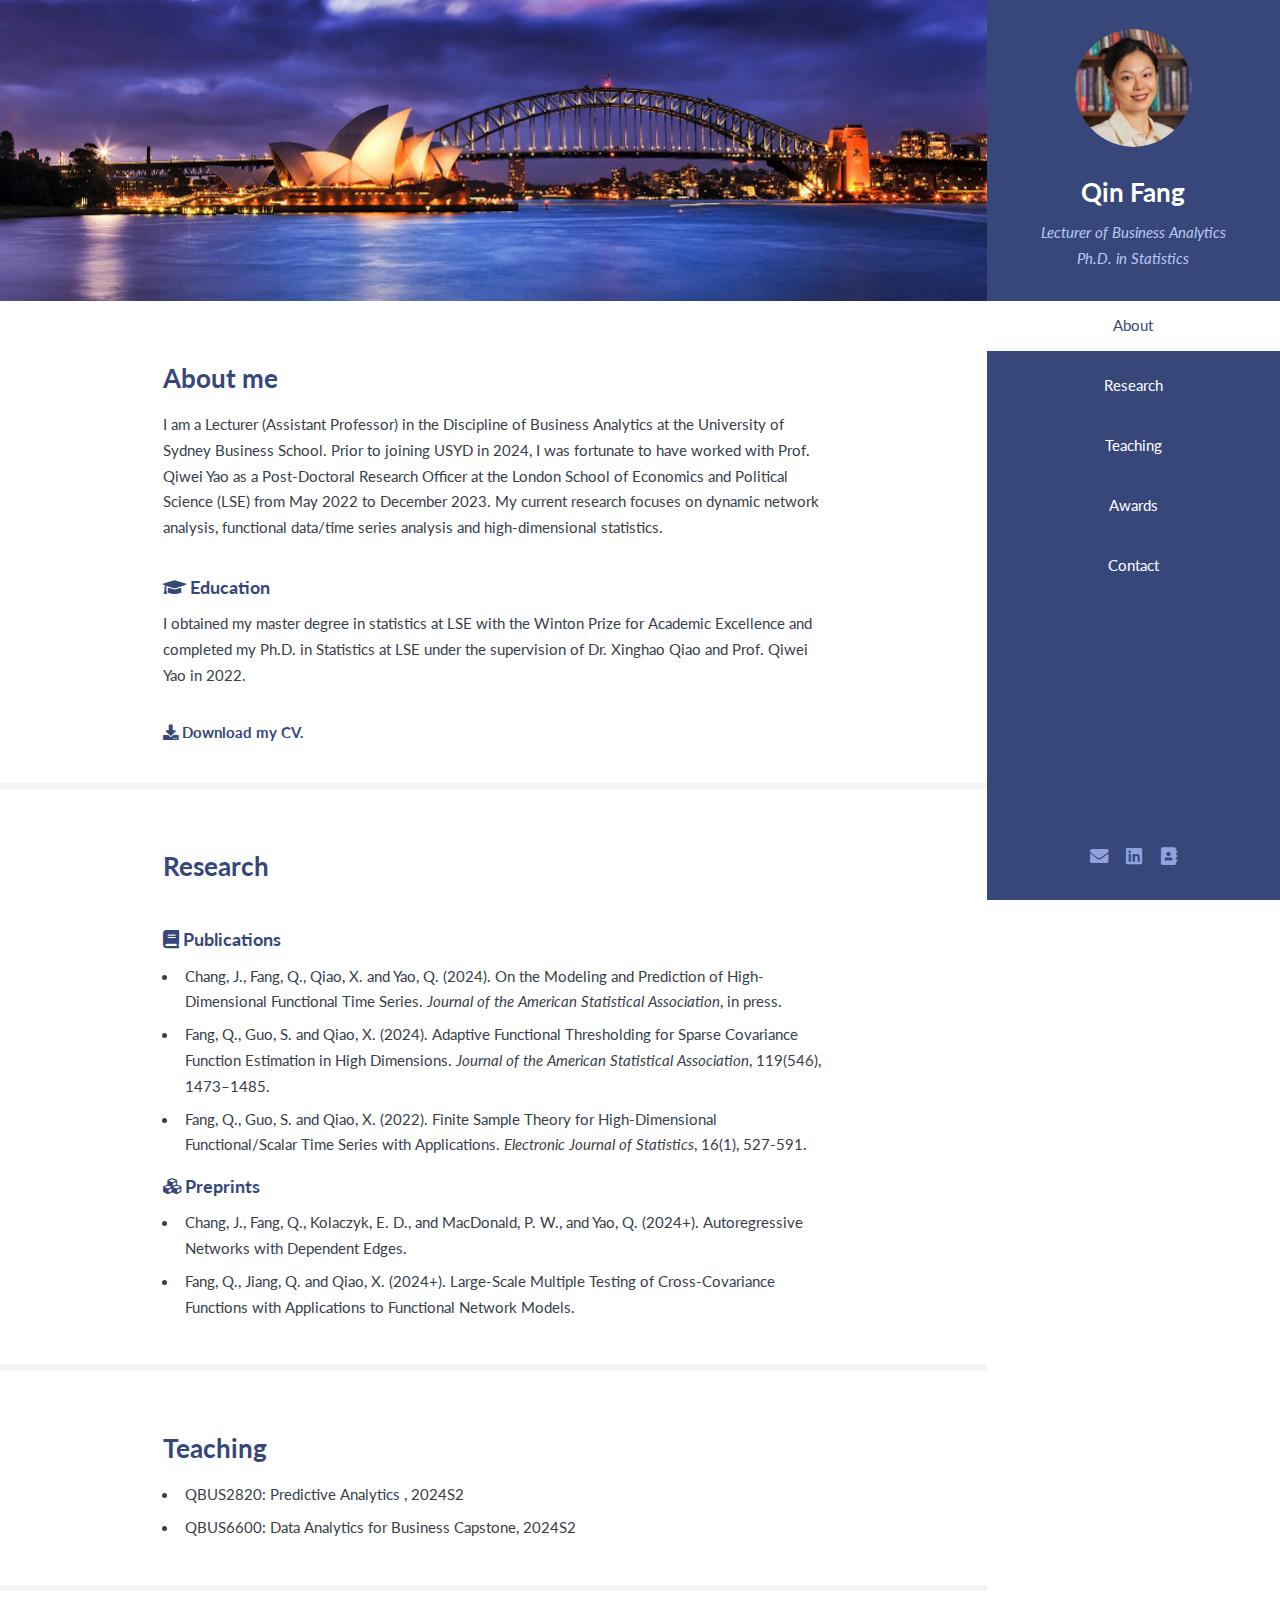
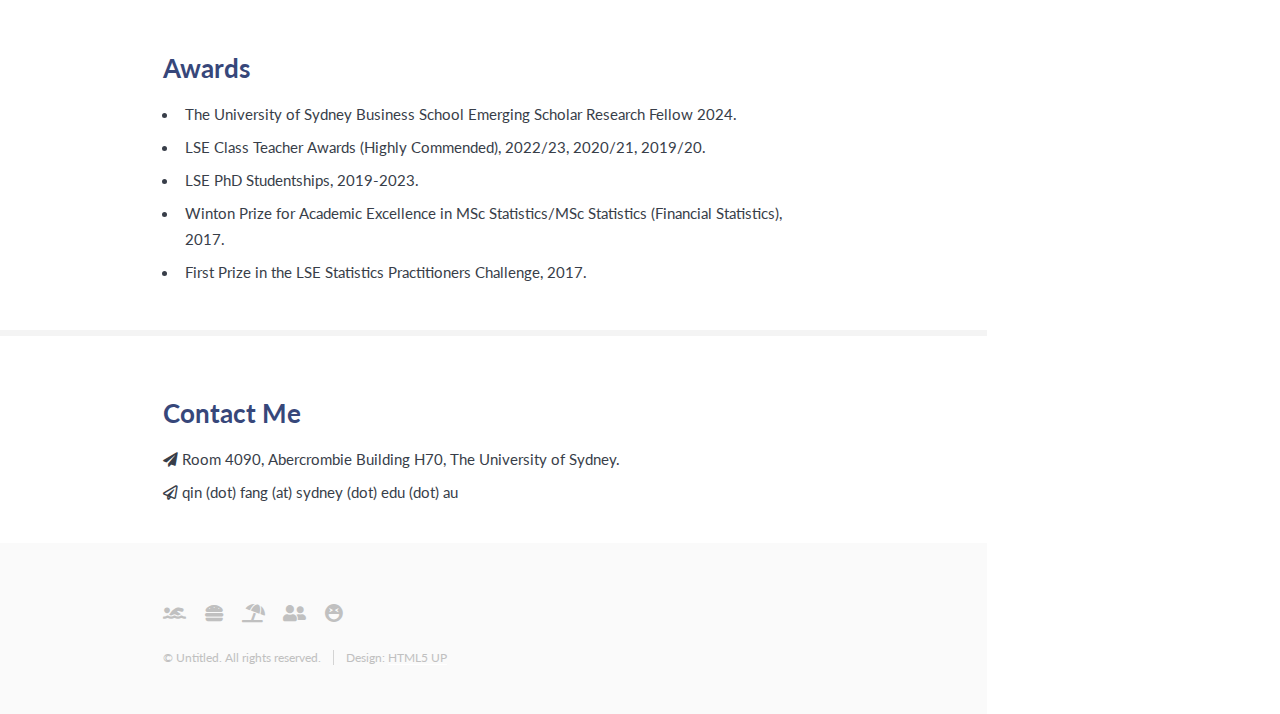
<file: index.html>
<!DOCTYPE HTML>
<!--
	Read Only by HTML5 UP
	html5up.net | @ajlkn
	Free for personal and commercial use under the CCA 3.0 license (html5up.net/license)
-->
<html>
	<head>
		<title>Fang, Qin (方沁) - USYD - Homepage</title>
		<meta name="keywords" content="Qin Fang, Qin Fang LSE, Qin Fang USYD">
		<meta charset="utf-8" />
		<meta name="viewport" content="width=device-width, initial-scale=1, user-scalable=no" />
		<link rel="stylesheet" href="assets/css/main.css" />
	</head>
	<body class="is-preload">

		<!-- Header -->
			<section id="header">
				<header>
					<span class="image avatar"><img src="images/qin.png" alt="" /></span>
					<h1 id="logo"><a href="#">Qin Fang</a></h1>
					<p>Lecturer of Business Analytics<br />
					Ph.D. in Statistics</p>
				</header>
				<nav id="nav">
					<ul>
						<li><a href="#one" class="active">About</a></li>
						<li><a href="#two">Research</a></li>
						<li><a href="#three">Teaching</a></li>
						<li><a href="#four">Awards</a></li>
						<li><a href="#five">Contact</a></li>
					</ul>
				</nav>
				<footer>
					<ul class="icons">
						<!--
						<li><a href="#" class="icon brands fa-twitter"><span class="label">Twitter</span></a></li>
						<li><a href="#" class="icon brands fa-facebook-f"><span class="label">Facebook</span></a></li>
						<li><a href="#" class="icon brands fa-instagram"><span class="label">Instagram</span></a></li>
						<li><a href="#" class="icon brands fa-github"><span class="label">Github</span></a></li>
						-->
						<li><a href="mailto:qin.fang@sydney.edu.au" class="icon solid fa-envelope"><span class="label">Email</span></a></li>
						<li><a href="https://www.linkedin.com/in/qin-fang-721015111/" class="icon brands fa-linkedin"><span class="label">LinkedIn</span></a></li>
						<li><a href="CV_Fang.pdf" class="icon solid fas fa-address-book"><span class="label">CV</span></a></li>	
					</ul>
				</footer>
			</section>

		<!-- Wrapper -->
			<div id="wrapper">

				<!-- Main -->
					<div id="main">

						<!-- One -->
							<section id="one">
								<div class="image main" data-position="center">
									<img src="images/banner.jpeg" alt="" />
								</div>
								<div class="container">
									<!-- <header class="major">
										<h2>About me</h2>
										<p>Just an incredibly simple responsive site<br />
										template freebie by <a href="http://html5up.net">HTML5 UP</a>.</p>
									</header>
									-->
									<h3>About me</h3>
									<p> I am a Lecturer (Assistant Professor) in the <a href="https://www.sydney.edu.au/business/our-research/research-areas/business-analytics.html">Discipline of Business Analytics</a> at the <a href="https://www.sydney.edu.au/">University of Sydney Business School</a>.
										Prior to joining USYD in 2024, I was fortunate to have worked with <a href="https://stats.lse.ac.uk/q.yao/">Prof. Qiwei Yao</a> as a Post-Doctoral Research Officer at the <a href="https://www.lse.ac.uk/">London School of Economics and Political Science (LSE)</a> from May 2022 to December 2023.

										My current research focuses on dynamic network analysis, functional data/time series analysis and high-dimensional statistics. 
									</p>
									
									<br />
									<h4 class="icon solid fa-graduation-cap"> Education</h4>
										<p> I obtained my master degree in statistics at LSE with the Winton Prize for Academic Excellence 
									and completed my Ph.D. in Statistics at LSE under the supervision of <a href="https://personal.lse.ac.uk/qiaox/">Dr. Xinghao Qiao</a>  and  <a href="https://stats.lse.ac.uk/q.yao/">Prof. Qiwei Yao</a> in 2022. 
					
									</p>
									<br />
									<h5 class="icon solid fa-download"> <a href="CV_Fang.pdf">Download my CV</a>.</h5>
									
								</div>
							</section>

						<!-- Two -->
							<section id="two">
								<div class="container">
									<h3>Research</h3>
									<br />
									<h4 class="icon solid fa-book"> Publications</h4>
									<ul>
										<li> Chang, J., Fang, Q., Qiao, X. and Yao, Q. (2024). <a href="https://www.tandfonline.com/doi/full/10.1080/01621459.2024.2413201"> On the Modeling and Prediction of High-Dimensional Functional Time Series.</a> <i>Journal of the American Statistical Association</i>, in press. </li> 
			   							<li> Fang, Q., Guo, S. and Qiao, X. (2024).  <a href="https://www.tandfonline.com/doi/full/10.1080/01621459.2023.2200522">Adaptive Functional Thresholding for Sparse Covariance Function Estimation in High Dimensions.</a> <i>Journal of the American Statistical Association</i>, 119(546), 1473–1485. </li> 
										<li> Fang, Q., Guo, S. and Qiao, X. (2022).  <a href="https://doi.org/10.1214/21-EJS1960">Finite Sample Theory for High-Dimensional Functional/Scalar Time Series with Applications.</a>  <i>Electronic Journal of Statistics</i>, 16(1), 527-591. </li> 	
									</ul>
			
									<h4 class="icon solid fa-cubes"> Preprints</h4>
									<ul>	
										<li> Chang, J., Fang, Q., Kolaczyk, E. D., and  MacDonald, P. W., and Yao, Q. (2024+).  <a href="https://arxiv.org/abs/2404.15654">Autoregressive Networks with Dependent Edges.</a></li> 
										<li> Fang, Q., Jiang, Q. and Qiao, X. (2024+).  <a href="https://arxiv.org/abs/2407.19399">Large-Scale Multiple Testing of Cross-Covariance Functions with Applications to Functional Network Models.</a></li> 
									</ul>
									<!--
									<ul class="feature-icons">
										<li class="icon solid fa-code">Write all the code</li>
										<li class="icon solid fa-cubes">Stack small boxes</li>
										<li class="icon solid fa-book">Read books and stuff</li>
										<li class="icon solid fa-coffee">Drink much coffee</li>
										<li class="icon solid fa-bolt">Lightning bolt</li>
										<li class="icon solid fa-users">Shadow clone technique</li>
									</ul>
									-->
								</div>
							</section>

						<!-- Three -->
							<section id="three">
								<div class="container">
									<h3>Teaching</h3>
									<ul>
										<li><a href="https://www.sydney.edu.au/units/QBUS2820">QBUS2820: Predictive Analytics </a>, 2024S2 </li>
										<li><a href="https://www.sydney.edu.au/units/QBUS6600">QBUS6600: Data Analytics for Business Capstone</a>, 2024S2 </li>
									
<!-- 									<li>LSE - <a href="https://www.lse.ac.uk/resources/calendar2020-2021/courseGuides/ST/2020_ST309.htm">ST309 Elementary Data Analytics</a>, 2023/24, 2022/23, 2021/22, 2020/21 </li>
										<li>LSE - <a href="https://www.lse.ac.uk/resources/calendar2021-2022/courseGuides/ST/2021_ST109.htm">ST109 Elementary Statistical Theory I</a>, 2022/23</li>
<li>LSE - <a href="https://www.lse.ac.uk/resources/calendar2020-2021/courseGuides/ST/2020_ST107.htm">ST107 Quantitative Methods (Statistics)</a>, 2021/22, 2020/21 </li>
<li>LSE - <a href="https://www.lse.ac.uk/resources/calendar2021-2022/courseGuides/ST/2021_ST311.htm">ST311 Artificial Intelligence</a>, 2021/22 </li>
<li>LSE - <a href="https://www.lse.ac.uk/resources/calendar2020-2021/courseGuides/ST/2020_ST443.htm">ST443 Machine Learning and Data Mining</a>, 2021/22, 2020/21, 2019/20 </li>
	      <li>LSE - <a href="http://www.lse.ac.uk/resources/calendar/courseGuides/ST/2019_ST102.htm">ST102 Elementary Statistical Theory</a>, 2019/20 </li>
              <li>LPSS - <a href="http://www.lse.ac.uk/study-at-lse/Summer-Schools/lse-pku-summer-school/courses/lps-my201">Big Data: Data Analytics for Business and Beyond</a> | <a href="http://www.lse.ac.uk/study-at-lse/Summer-Schools/lse-pku-summer-school">LSE-PKU Summer School</a>, Beijing, China, 5-18 August 2019</li>       -->
									</ul>
										<!-- <div class="features">
										<article>
											<a href="#" class="image"><img src="images/pic01.jpg" alt="" /></a>
											<div class="inner">
												<h4>Possibly broke spacetime</h4>
												<p>Integer eu ante ornare amet commetus vestibulum blandit integer in curae ac faucibus integer adipiscing ornare amet.</p>
											</div>
										</article>
										<article>
											<a href="#" class="image"><img src="images/pic02.jpg" alt="" /></a>
											<div class="inner">
												<h4>Terraformed a small moon</h4>
												<p>Integer eu ante ornare amet commetus vestibulum blandit integer in curae ac faucibus integer adipiscing ornare amet.</p>
											</div>
										</article>
										<article>
											<a href="#" class="image"><img src="images/pic03.jpg" alt="" /></a>
											<div class="inner">
												<h4>Snapped dark matter in the wild</h4>
												<p>Integer eu ante ornare amet commetus vestibulum blandit integer in curae ac faucibus integer adipiscing ornare amet.</p>
											</div>
										</article>
									</div> -->
								</div>
							</section>

						<!-- Four -->
							<section id="four">
								<div class="container">
									<h3>Awards</h3>
									<ul>		
										<li>The University of Sydney Business School Emerging Scholar Research Fellow 2024. </li>
										<li>LSE Class Teacher Awards (Highly Commended), 2022/23, 2020/21, 2019/20. </li>
										<li>LSE PhD Studentships, 2019-2023.</li>
										<li>Winton Prize for Academic Excellence in MSc Statistics/MSc Statistics (Financial Statistics), 2017.</li>
										<li>First Prize in the LSE Statistics Practitioners Challenge, 2017.</li>
									</ul>
									
								</div>
							</section>

						<!-- Four -->
							<section id="five">
								<div class="container">
									<h3>Contact Me</h3>
									<p> <i class="fas fa-paper-plane"></i> Room 4090, Abercrombie Building H70, The University of Sydney.  </p>
									<p> <i class="far fa-paper-plane"></i> qin (dot) fang (at) sydney (dot) edu (dot) au</p>
									
								</div>
							</section>

						<!-- Five 
						
							<section id="five">
								<div class="container">
									<h3>Elements</h3>

									<section>
										<h4>Text</h4>
										<p>This is <b>bold</b> and this is <strong>strong</strong>. This is <i>italic</i> and this is <em>emphasized</em>.
										This is <sup>superscript</sup> text and this is <sub>subscript</sub> text.
										This is <u>underlined</u> and this is code: <code>for (;;) { ... }</code>. Finally, <a href="#">this is a link</a>.</p>
										<hr />
										<header>
											<h4>Heading with a Subtitle</h4>
											<p>Lorem ipsum dolor sit amet nullam id egestas urna aliquam</p>
										</header>
										<p>Nunc lacinia ante nunc ac lobortis. Interdum adipiscing gravida odio porttitor sem non mi integer non faucibus ornare mi ut ante amet placerat aliquet. Volutpat eu sed ante lacinia sapien lorem accumsan varius montes viverra nibh in adipiscing blandit tempus accumsan.</p>
										<header>
											<h5>Heading with a Subtitle</h5>
											<p>Lorem ipsum dolor sit amet nullam id egestas urna aliquam</p>
										</header>
										<p>Nunc lacinia ante nunc ac lobortis. Interdum adipiscing gravida odio porttitor sem non mi integer non faucibus ornare mi ut ante amet placerat aliquet. Volutpat eu sed ante lacinia sapien lorem accumsan varius montes viverra nibh in adipiscing blandit tempus accumsan.</p>
										<hr />
										<h2>Heading Level 2</h2>
										<h3>Heading Level 3</h3>
										<h4>Heading Level 4</h4>
										<h5>Heading Level 5</h5>
										<h6>Heading Level 6</h6>
										<hr />
										<h5>Blockquote</h5>
										<blockquote>Fringilla nisl. Donec accumsan interdum nisi, quis tincidunt felis sagittis eget tempus euismod. Vestibulum ante ipsum primis in faucibus vestibulum. Blandit adipiscing eu felis iaculis volutpat ac adipiscing accumsan faucibus. Vestibulum ante ipsum primis in faucibus lorem ipsum dolor sit amet nullam adipiscing eu felis.</blockquote>
										<h5>Preformatted</h5>
										<pre><code>i = 0;

while (!deck.isInOrder()) {
    print 'Iteration ' + i;
    deck.shuffle();
    i++;
}

print 'It took ' + i + ' iterations to sort the deck.';</code></pre>
									</section>

									<section>
										<h4>Lists</h4>
										<div class="row">
											<div class="col-6 col-12-xsmall">
												<h5>Unordered</h5>
												<ul>
													<li>Dolor pulvinar etiam magna etiam.</li>
													<li>Sagittis adipiscing lorem eleifend.</li>
													<li>Felis enim feugiat dolore viverra.</li>
												</ul>
												<h5>Alternate</h5>
												<ul class="alt">
													<li>Dolor pulvinar etiam magna etiam.</li>
													<li>Sagittis adipiscing lorem eleifend.</li>
													<li>Felis enim feugiat dolore viverra.</li>
												</ul>
											</div>
											<div class="col-6 col-12-xsmall">
												<h5>Ordered</h5>
												<ol>
													<li>Dolor pulvinar etiam magna etiam.</li>
													<li>Etiam vel felis at lorem sed viverra.</li>
													<li>Felis enim feugiat dolore viverra.</li>
													<li>Dolor pulvinar etiam magna etiam.</li>
													<li>Etiam vel felis at lorem sed viverra.</li>
													<li>Felis enim feugiat dolore viverra.</li>
												</ol>
												<h5>Icons</h5>
												<ul class="icons">
													<li><a href="#" class="icon brands fa-twitter"><span class="label">Twitter</span></a></li>
													<li><a href="#" class="icon brands fa-facebook-f"><span class="label">Facebook</span></a></li>
													<li><a href="#" class="icon brands fa-instagram"><span class="label">Instagram</span></a></li>
													<li><a href="#" class="icon brands fa-github"><span class="label">Github</span></a></li>
													<li><a href="#" class="icon brands fa-dribbble"><span class="label">Dribbble</span></a></li>
													<li><a href="#" class="icon brands fa-tumblr"><span class="label">Tumblr</span></a></li>
												</ul>
											</div>
										</div>
										<h5>Actions</h5>
										<ul class="actions">
											<li><a href="#" class="button primary">Default</a></li>
											<li><a href="#" class="button">Default</a></li>
											<li><a href="#" class="button alt">Default</a></li>
										</ul>
										<ul class="actions small">
											<li><a href="#" class="button primary small">Small</a></li>
											<li><a href="#" class="button small">Small</a></li>
											<li><a href="#" class="button alt small">Small</a></li>
										</ul>
										<div class="row">
											<div class="col-3 col-6-medium col-12-xsmall">
												<ul class="actions stacked">
													<li><a href="#" class="button primary">Default</a></li>
													<li><a href="#" class="button">Default</a></li>
													<li><a href="#" class="button alt">Default</a></li>
												</ul>
											</div>
											<div class="col-3 col-6 col-12-xsmall">
												<ul class="actions stacked">
													<li><a href="#" class="button primary small">Small</a></li>
													<li><a href="#" class="button small">Small</a></li>
													<li><a href="#" class="button alt small">Small</a></li>
												</ul>
											</div>
											<div class="col-3 col-6-medium col-12-xsmall">
												<ul class="actions stacked">
													<li><a href="#" class="button primary fit">Default</a></li>
													<li><a href="#" class="button fit">Default</a></li>
													<li><a href="#" class="button alt fit">Default</a></li>
												</ul>
											</div>
											<div class="col-3 col-6-medium col-12-xsmall">
												<ul class="actions stacked">
													<li><a href="#" class="button primary small fit">Small</a></li>
													<li><a href="#" class="button small fit">Small</a></li>
													<li><a href="#" class="button alt small fit">Small</a></li>
												</ul>
											</div>
										</div>
									</section>

									<section>
										<h4>Table</h4>
										<h5>Default</h5>
										<div class="table-wrapper">
											<table>
												<thead>
													<tr>
														<th>Name</th>
														<th>Description</th>
														<th>Price</th>
													</tr>
												</thead>
												<tbody>
													<tr>
														<td>Item One</td>
														<td>Ante turpis integer aliquet porttitor.</td>
														<td>29.99</td>
													</tr>
													<tr>
														<td>Item Two</td>
														<td>Vis ac commodo adipiscing arcu aliquet.</td>
														<td>19.99</td>
													</tr>
													<tr>
														<td>Item Three</td>
														<td> Morbi faucibus arcu accumsan lorem.</td>
														<td>29.99</td>
													</tr>
													<tr>
														<td>Item Four</td>
														<td>Vitae integer tempus condimentum.</td>
														<td>19.99</td>
													</tr>
													<tr>
														<td>Item Five</td>
														<td>Ante turpis integer aliquet porttitor.</td>
														<td>29.99</td>
													</tr>
												</tbody>
												<tfoot>
													<tr>
														<td colspan="2"></td>
														<td>100.00</td>
													</tr>
												</tfoot>
											</table>
										</div>

										<h5>Alternate</h5>
										<div class="table-wrapper">
											<table class="alt">
												<thead>
													<tr>
														<th>Name</th>
														<th>Description</th>
														<th>Price</th>
													</tr>
												</thead>
												<tbody>
													<tr>
														<td>Item One</td>
														<td>Ante turpis integer aliquet porttitor.</td>
														<td>29.99</td>
													</tr>
													<tr>
														<td>Item Two</td>
														<td>Vis ac commodo adipiscing arcu aliquet.</td>
														<td>19.99</td>
													</tr>
													<tr>
														<td>Item Three</td>
														<td> Morbi faucibus arcu accumsan lorem.</td>
														<td>29.99</td>
													</tr>
													<tr>
														<td>Item Four</td>
														<td>Vitae integer tempus condimentum.</td>
														<td>19.99</td>
													</tr>
													<tr>
														<td>Item Five</td>
														<td>Ante turpis integer aliquet porttitor.</td>
														<td>29.99</td>
													</tr>
												</tbody>
												<tfoot>
													<tr>
														<td colspan="2"></td>
														<td>100.00</td>
													</tr>
												</tfoot>
											</table>
										</div>
									</section>

									<section>
										<h4>Buttons</h4>
										<ul class="actions">
											<li><a href="#" class="button primary">Primary</a></li>
											<li><a href="#" class="button">Default</a></li>
											<li><a href="#" class="button alt">Alternate</a></li>
										</ul>
										<ul class="actions">
											<li><a href="#" class="button primary large">Large</a></li>
											<li><a href="#" class="button">Default</a></li>
											<li><a href="#" class="button alt small">Small</a></li>
										</ul>
										<ul class="actions fit">
											<li><a href="#" class="button primary fit">Fit</a></li>
											<li><a href="#" class="button fit">Fit</a></li>
											<li><a href="#" class="button alt fit">Fit</a></li>
										</ul>
										<ul class="actions fit small">
											<li><a href="#" class="button primary fit small">Fit + Small</a></li>
											<li><a href="#" class="button fit small">Fit + Small</a></li>
											<li><a href="#" class="button alt fit small">Fit + Small</a></li>
										</ul>
										<ul class="actions">
											<li><a href="#" class="button primary icon solid fa-download">Icon</a></li>
											<li><a href="#" class="button icon solid fa-download">Icon</a></li>
											<li><a href="#" class="button alt icon solid fa-check">Icon</a></li>
										</ul>
										<ul class="actions">
											<li><span class="button primary disabled">Primary</span></li>
											<li><span class="button disabled">Default</span></li>
											<li><span class="button alt disabled">Alternate</span></li>
										</ul>
									</section>

									<section>
										<h4>Form</h4>
										<form method="post" action="#">
											<div class="row gtr-uniform">
												<div class="col-6 col-12-xsmall">
													<input type="text" name="demo-name" id="demo-name" value="" placeholder="Name" />
												</div>
												<div class="col-6 col-12-xsmall">
													<input type="email" name="demo-email" id="demo-email" value="" placeholder="Email" />
												</div>
												<div class="col-12">
													<select name="demo-category" id="demo-category">
														<option value="">- Category -</option>
														<option value="1">Manufacturing</option>
														<option value="1">Shipping</option>
														<option value="1">Administration</option>
														<option value="1">Human Resources</option>
													</select>
												</div>
												<div class="col-4 col-12-medium">
													<input type="radio" id="demo-priority-low" name="demo-priority" checked>
													<label for="demo-priority-low">Low Priority</label>
												</div>
												<div class="col-4 col-12-medium">
													<input type="radio" id="demo-priority-normal" name="demo-priority">
													<label for="demo-priority-normal">Normal Priority</label>
												</div>
												<div class="col-4 col-12-medium">
													<input type="radio" id="demo-priority-high" name="demo-priority">
													<label for="demo-priority-high">High Priority</label>
												</div>
												<div class="col-6 col-12-medium">
													<input type="checkbox" id="demo-copy" name="demo-copy">
													<label for="demo-copy">Email me a copy of this message</label>
												</div>
												<div class="col-6 col-12-medium">
													<input type="checkbox" id="demo-human" name="demo-human" checked>
													<label for="demo-human">I am a human and not a robot</label>
												</div>
												<div class="col-12">
													<textarea name="demo-message" id="demo-message" placeholder="Enter your message" rows="6"></textarea>
												</div>
												<div class="col-12">
													<ul class="actions">
														<li><input type="submit" value="Send Message" /></li>
														<li><input type="reset" value="Reset" class="alt" /></li>
													</ul>
												</div>
											</div>
										</form>
									</section>

									<section>
										<h4>Image</h4>
										<h5>Fit</h5>
										<span class="image fit"><img src="images/banner.jpg" alt="" /></span>
										<div class="box alt">
											<div class="row gtr-50 gtr-uniform">
												<div class="col-4"><span class="image fit"><img src="images/pic01.jpg" alt="" /></span></div>
												<div class="col-4"><span class="image fit"><img src="images/pic02.jpg" alt="" /></span></div>
												<div class="col-4"><span class="image fit"><img src="images/pic03.jpg" alt="" /></span></div>
												<div class="col-4"><span class="image fit"><img src="images/pic02.jpg" alt="" /></span></div>
												<div class="col-4"><span class="image fit"><img src="images/pic03.jpg" alt="" /></span></div>
												<div class="col-4"><span class="image fit"><img src="images/pic01.jpg" alt="" /></span></div>
												<div class="col-4"><span class="image fit"><img src="images/pic03.jpg" alt="" /></span></div>
												<div class="col-4"><span class="image fit"><img src="images/pic01.jpg" alt="" /></span></div>
												<div class="col-4"><span class="image fit"><img src="images/pic02.jpg" alt="" /></span></div>
											</div>
										</div>
										<h5>Left &amp; Right</h5>
										<p><span class="image left"><img src="images/avatar.jpg" alt="" /></span>Fringilla nisl. Donec accumsan interdum nisi, quis tincidunt felis sagittis eget. tempus euismod. Vestibulum ante ipsum primis in faucibus vestibulum. Blandit adipiscing eu felis iaculis volutpat ac adipiscing accumsan eu faucibus. Integer ac pellentesque praesent tincidunt felis sagittis eget. tempus euismod. Vestibulum ante ipsum primis in faucibus vestibulum. Blandit adipiscing eu felis iaculis volutpat ac adipiscing accumsan eu faucibus. Integer ac pellentesque praesent. Donec accumsan interdum nisi, quis tincidunt felis sagittis eget. tempus euismod. Vestibulum ante ipsum primis in faucibus vestibulum. Blandit adipiscing eu felis iaculis volutpat ac adipiscing accumsan eu faucibus. Integer ac pellentesque praesent tincidunt felis sagittis eget. tempus euismod. Vestibulum ante ipsum primis in faucibus vestibulum. Blandit adipiscing eu felis iaculis volutpat ac adipiscing accumsan eu faucibus. Integer ac pellentesque praesent.</p>
										<p><span class="image right"><img src="images/avatar.jpg" alt="" /></span>Fringilla nisl. Donec accumsan interdum nisi, quis tincidunt felis sagittis eget. tempus euismod. Vestibulum ante ipsum primis in faucibus vestibulum. Blandit adipiscing eu felis iaculis volutpat ac adipiscing accumsan eu faucibus. Integer ac pellentesque praesent tincidunt felis sagittis eget. tempus euismod. Vestibulum ante ipsum primis in faucibus vestibulum. Blandit adipiscing eu felis iaculis volutpat ac adipiscing accumsan eu faucibus. Integer ac pellentesque praesent. Donec accumsan interdum nisi, quis tincidunt felis sagittis eget. tempus euismod. Vestibulum ante ipsum primis in faucibus vestibulum. Blandit adipiscing eu felis iaculis volutpat ac adipiscing accumsan eu faucibus. Integer ac pellentesque praesent tincidunt felis sagittis eget. tempus euismod. Vestibulum ante ipsum primis in faucibus vestibulum. Blandit adipiscing eu felis iaculis volutpat ac adipiscing accumsan eu faucibus. Integer ac pellentesque praesent.</p>
									</section>

								</div>
							</section>
						-->

					</div>

				<!-- Footer -->
					<section id="footer">
						<div class="container">
							<ul class="icons">
						<!--
						<li><a href="#" class="icon brands fa-twitter"><span class="label">Twitter</span></a></li>
						<li><a href="#" class="icon brands fa-facebook-f"><span class="label">Facebook</span></a></li>
						<li><a href="#" class="icon brands fa-instagram"><span class="label">Instagram</span></a></li>
						<li><a href="#" class="icon brands fa-github"><span class="label">Github</span></a></li>
						-->
									<li><a href="#" class="icon solid fa-swimmer"><span class="label">Swim</span></a></li>
									<li><a href="#" class="icon solid fas fa-hamburger"><span class="label">Food</span></a></li>
								<li><a href="#" class="icon solid fas fa-umbrella-beach"><span class="label">Sydney</span></a></li>
									<li><a href="#" class="icon solid fa-user-friends"><span class="label">Live</span></a></li>
								<li><a href="#" class="icon solid far fa-laugh-squint"><span class="label">Smile</span></a></li>
									</ul>
							<ul class="copyright">
								<li>&copy; Untitled. All rights reserved.</li><li>Design: <a href="http://html5up.net">HTML5 UP</a></li>
							</ul>
						</div>
					</section>

			</div>

		<!-- Scripts -->
			<script src="assets/js/jquery.min.js"></script>
			<script src="assets/js/jquery.scrollex.min.js"></script>
			<script src="assets/js/jquery.scrolly.min.js"></script>
			<script src="assets/js/browser.min.js"></script>
			<script src="assets/js/breakpoints.min.js"></script>
			<script src="assets/js/util.js"></script>
			<script src="assets/js/main.js"></script>

	</body>
</html>
</file>
<file: assets/css/main.css>
@import url("fontawesome-all.min.css");
@import url("https://fonts.googleapis.com/css?family=Lato:400,400italic,700,700italic|Source+Code+Pro:400");

/*
	Read Only by HTML5 UP
	html5up.net | @ajlkn
	Free for personal and commercial use under the CCA 3.0 license (html5up.net/license)
*/

html, body, div, span, applet, object,
iframe, h1, h2, h3, h4, h5, h6, p, blockquote,
pre, a, abbr, acronym, address, big, cite,
code, del, dfn, em, img, ins, kbd, q, s, samp,
small, strike, strong, sub, sup, tt, var, b,
u, i, center, dl, dt, dd, ol, ul, li, fieldset,
form, label, legend, table, caption, tbody,
tfoot, thead, tr, th, td, article, aside,
canvas, details, embed, figure, figcaption,
footer, header, hgroup, menu, nav, output, ruby,
section, summary, time, mark, audio, video {
	margin: 0;
	padding: 0;
	border: 0;
	font-size: 100%;
	font: inherit;
	vertical-align: baseline;}

article, aside, details, figcaption, figure,
footer, header, hgroup, menu, nav, section {
	display: block;}

body {
	line-height: 1;
}

ol, ul {
	list-style: none;
}

blockquote, q {
	quotes: none;
}

	blockquote:before, blockquote:after, q:before, q:after {
		content: '';
		content: none;
	}

table {
	border-collapse: collapse;
	border-spacing: 0;
}

body {
	-webkit-text-size-adjust: none;
}

mark {
	background-color: transparent;
	color: inherit;
}

input::-moz-focus-inner {
	border: 0;
	padding: 0;
}

input, select, textarea {
	-moz-appearance: none;
	-webkit-appearance: none;
	-ms-appearance: none;
	appearance: none;
}

/* Basic */

	html {
		box-sizing: border-box;
	}

	*, *:before, *:after {
		box-sizing: inherit;
	}

	body {
		background: #fff;
	}

		body.is-preload *, body.is-preload *:before, body.is-preload *:after {
			-moz-animation: none !important;
			-webkit-animation: none !important;
			-ms-animation: none !important;
			animation: none !important;
			-moz-transition: none !important;
			-webkit-transition: none !important;
			-ms-transition: none !important;
			transition: none !important;
		}

	body, input, select, textarea {
		color: #383E49;
		font-family: "Lato", sans-serif;
		font-size: 16pt;
		font-weight: 400;
		line-height: 1.75em;
	}

	a {
		-moz-transition: color 0.2s ease-in-out, border-color 0.2s ease-in-out;
		-webkit-transition: color 0.2s ease-in-out, border-color 0.2s ease-in-out;
		-ms-transition: color 0.2s ease-in-out, border-color 0.2s ease-in-out;
		transition: color 0.2s ease-in-out, border-color 0.2s ease-in-out;
		border-bottom: solid 1px #fff;
		color: inherit;
		text-decoration: none;
	}

		a:hover {
			border-bottom-color: transparent;
			color: #37477a !important;
			font-weight: 700;
		}

	strong, b {
		color: #383E49;
		font-weight: 600;
	}

	em, i {
		font-style: italic;
	}

	p {
		margin: 0 0 0.5em 0;
	}

	h1, h2, h3, h4, h5, h6 {
		color: #37477a;
		font-weight: 700;
		line-height: 1em;
		margin: 0 0 0.5625em 0;
	}

		h1 a, h2 a, h3 a, h4 a, h5 a, h6 a {
			border: 0;
			color: inherit;
			text-decoration: none;
		}

	h2 {
		font-size: 2em;
		line-height: 1.5em;
	}

	h3 {
		font-size: 1.75em;
		line-height: 1.5em;
	}

	h4 {
		font-size: 1.25em;
		line-height: 1.5em;
	}

	h5 {
		font-size: 1.05em;
		line-height: 1.5em;
	}

	h6 {
		font-size: 0.7em;
		line-height: 1.5em;
	}

	sub {
		font-size: 0.8em;
		position: relative;
		top: 0.5em;
	}

	sup {
		font-size: 0.8em;
		position: relative;
		top: -0.5em;
	}

	hr {
		border: 0;
		border-bottom: solid 2px #f4f4f4;
		margin: 2.25em 0;
	}

		hr.major {
			margin: 3.375em 0;
		}

	blockquote {
		border-left: solid 8px #e4e4e4;
		font-style: italic;
		margin: 0 0 2.25em 0;
		padding: 0.5em 0 0.5em 2em;
	}

	code {
		background: #555;
		border-radius: 5px;
		color: #fff;
		font-family: "Source Code Pro", monospace;
		font-size: 0.9em;
		margin: 0 0.25em;
		padding: 0.25em 0.65em;
	}

	pre {
		font-family: "Source Code Pro", monospace;
		font-size: 0.9em;
		margin: 0 0 2.25em 0;
	}

		pre code {
			-webkit-overflow-scrolling: touch;
			display: block;
			line-height: 1.5em;
			overflow-x: auto;
			padding: 1em 1.5em;
		}

	.align-left {
		text-align: left;
	}

	.align-center {
		text-align: center;
	}

	.align-right {
		text-align: right;
	}

/* Row */

	.row {
		display: flex;
		flex-wrap: wrap;
		box-sizing: border-box;
		align-items: stretch;
	}

		.row > * {
			box-sizing: border-box;
		}

		.row.gtr-uniform > * > :last-child {
			margin-bottom: 0;
		}

		.row.aln-left {
			justify-content: flex-start;
		}

		.row.aln-center {
			justify-content: center;
		}

		.row.aln-right {
			justify-content: flex-end;
		}

		.row.aln-top {
			align-items: flex-start;
		}

		.row.aln-middle {
			align-items: center;
		}

		.row.aln-bottom {
			align-items: flex-end;
		}

		.row > .imp {
			order: -1;
		}

		.row > .col-1 {
			width: 8.33333%;
		}

		.row > .off-1 {
			margin-left: 8.33333%;
		}

		.row > .col-2 {
			width: 16.66667%;
		}

		.row > .off-2 {
			margin-left: 16.66667%;
		}

		.row > .col-3 {
			width: 25%;
		}

		.row > .off-3 {
			margin-left: 25%;
		}

		.row > .col-4 {
			width: 33.33333%;
		}

		.row > .off-4 {
			margin-left: 33.33333%;
		}

		.row > .col-5 {
			width: 41.66667%;
		}

		.row > .off-5 {
			margin-left: 41.66667%;
		}

		.row > .col-6 {
			width: 50%;
		}

		.row > .off-6 {
			margin-left: 50%;
		}

		.row > .col-7 {
			width: 58.33333%;
		}

		.row > .off-7 {
			margin-left: 58.33333%;
		}

		.row > .col-8 {
			width: 66.66667%;
		}

		.row > .off-8 {
			margin-left: 66.66667%;
		}

		.row > .col-9 {
			width: 75%;
		}

		.row > .off-9 {
			margin-left: 75%;
		}

		.row > .col-10 {
			width: 83.33333%;
		}

		.row > .off-10 {
			margin-left: 83.33333%;
		}

		.row > .col-11 {
			width: 91.66667%;
		}

		.row > .off-11 {
			margin-left: 91.66667%;
		}

		.row > .col-12 {
			width: 100%;
		}

		.row > .off-12 {
			margin-left: 100%;
		}

		.row.gtr-0 {
			margin-top: 0;
			margin-left: 0em;
		}

			.row.gtr-0 > * {
				padding: 0 0 0 0em;
			}

			.row.gtr-0.gtr-uniform {
				margin-top: 0em;
			}

				.row.gtr-0.gtr-uniform > * {
					padding-top: 0em;
				}

		.row.gtr-25 {
			margin-top: 0;
			margin-left: -0.5em;
		}

			.row.gtr-25 > * {
				padding: 0 0 0 0.5em;
			}

			.row.gtr-25.gtr-uniform {
				margin-top: -0.5em;
			}

				.row.gtr-25.gtr-uniform > * {
					padding-top: 0.5em;
				}

		.row.gtr-50 {
			margin-top: 0;
			margin-left: -1em;
		}

			.row.gtr-50 > * {
				padding: 0 0 0 1em;
			}

			.row.gtr-50.gtr-uniform {
				margin-top: -1em;
			}

				.row.gtr-50.gtr-uniform > * {
					padding-top: 1em;
				}

		.row {
			margin-top: 0;
			margin-left: -2em;
		}

			.row > * {
				padding: 0 0 0 2em;
			}

			.row.gtr-uniform {
				margin-top: -2em;
			}

				.row.gtr-uniform > * {
					padding-top: 2em;
				}

		.row.gtr-150 {
			margin-top: 0;
			margin-left: -3em;
		}

			.row.gtr-150 > * {
				padding: 0 0 0 3em;
			}

			.row.gtr-150.gtr-uniform {
				margin-top: -3em;
			}

				.row.gtr-150.gtr-uniform > * {
					padding-top: 3em;
				}

		.row.gtr-200 {
			margin-top: 0;
			margin-left: -4em;
		}

			.row.gtr-200 > * {
				padding: 0 0 0 4em;
			}

			.row.gtr-200.gtr-uniform {
				margin-top: -4em;
			}

				.row.gtr-200.gtr-uniform > * {
					padding-top: 4em;
				}

		@media screen and (max-width: 1680px) {

			.row {
				display: flex;
				flex-wrap: wrap;
				box-sizing: border-box;
				align-items: stretch;
			}

				.row > * {
					box-sizing: border-box;
				}

				.row.gtr-uniform > * > :last-child {
					margin-bottom: 0;
				}

				.row.aln-left {
					justify-content: flex-start;
				}

				.row.aln-center {
					justify-content: center;
				}

				.row.aln-right {
					justify-content: flex-end;
				}

				.row.aln-top {
					align-items: flex-start;
				}

				.row.aln-middle {
					align-items: center;
				}

				.row.aln-bottom {
					align-items: flex-end;
				}

				.row > .imp-xlarge {
					order: -1;
				}

				.row > .col-1-xlarge {
					width: 8.33333%;
				}

				.row > .off-1-xlarge {
					margin-left: 8.33333%;
				}

				.row > .col-2-xlarge {
					width: 16.66667%;
				}

				.row > .off-2-xlarge {
					margin-left: 16.66667%;
				}

				.row > .col-3-xlarge {
					width: 25%;
				}

				.row > .off-3-xlarge {
					margin-left: 25%;
				}

				.row > .col-4-xlarge {
					width: 33.33333%;
				}

				.row > .off-4-xlarge {
					margin-left: 33.33333%;
				}

				.row > .col-5-xlarge {
					width: 41.66667%;
				}

				.row > .off-5-xlarge {
					margin-left: 41.66667%;
				}

				.row > .col-6-xlarge {
					width: 50%;
				}

				.row > .off-6-xlarge {
					margin-left: 50%;
				}

				.row > .col-7-xlarge {
					width: 58.33333%;
				}

				.row > .off-7-xlarge {
					margin-left: 58.33333%;
				}

				.row > .col-8-xlarge {
					width: 66.66667%;
				}

				.row > .off-8-xlarge {
					margin-left: 66.66667%;
				}

				.row > .col-9-xlarge {
					width: 75%;
				}

				.row > .off-9-xlarge {
					margin-left: 75%;
				}

				.row > .col-10-xlarge {
					width: 83.33333%;
				}

				.row > .off-10-xlarge {
					margin-left: 83.33333%;
				}

				.row > .col-11-xlarge {
					width: 91.66667%;
				}

				.row > .off-11-xlarge {
					margin-left: 91.66667%;
				}

				.row > .col-12-xlarge {
					width: 100%;
				}

				.row > .off-12-xlarge {
					margin-left: 100%;
				}

				.row.gtr-0 {
					margin-top: 0;
					margin-left: 0em;
				}

					.row.gtr-0 > * {
						padding: 0 0 0 0em;
					}

					.row.gtr-0.gtr-uniform {
						margin-top: 0em;
					}

						.row.gtr-0.gtr-uniform > * {
							padding-top: 0em;
						}

				.row.gtr-25 {
					margin-top: 0;
					margin-left: -0.5em;
				}

					.row.gtr-25 > * {
						padding: 0 0 0 0.5em;
					}

					.row.gtr-25.gtr-uniform {
						margin-top: -0.5em;
					}

						.row.gtr-25.gtr-uniform > * {
							padding-top: 0.5em;
						}

				.row.gtr-50 {
					margin-top: 0;
					margin-left: -1em;
				}

					.row.gtr-50 > * {
						padding: 0 0 0 1em;
					}

					.row.gtr-50.gtr-uniform {
						margin-top: -1em;
					}

						.row.gtr-50.gtr-uniform > * {
							padding-top: 1em;
						}

				.row {
					margin-top: 0;
					margin-left: -2em;
				}

					.row > * {
						padding: 0 0 0 2em;
					}

					.row.gtr-uniform {
						margin-top: -2em;
					}

						.row.gtr-uniform > * {
							padding-top: 2em;
						}

				.row.gtr-150 {
					margin-top: 0;
					margin-left: -3em;
				}

					.row.gtr-150 > * {
						padding: 0 0 0 3em;
					}

					.row.gtr-150.gtr-uniform {
						margin-top: -3em;
					}

						.row.gtr-150.gtr-uniform > * {
							padding-top: 3em;
						}

				.row.gtr-200 {
					margin-top: 0;
					margin-left: -4em;
				}

					.row.gtr-200 > * {
						padding: 0 0 0 4em;
					}

					.row.gtr-200.gtr-uniform {
						margin-top: -4em;
					}

						.row.gtr-200.gtr-uniform > * {
							padding-top: 4em;
						}

		}

		@media screen and (max-width: 1280px) {

			.row {
				display: flex;
				flex-wrap: wrap;
				box-sizing: border-box;
				align-items: stretch;
			}

				.row > * {
					box-sizing: border-box;
				}

				.row.gtr-uniform > * > :last-child {
					margin-bottom: 0;
				}

				.row.aln-left {
					justify-content: flex-start;
				}

				.row.aln-center {
					justify-content: center;
				}

				.row.aln-right {
					justify-content: flex-end;
				}

				.row.aln-top {
					align-items: flex-start;
				}

				.row.aln-middle {
					align-items: center;
				}

				.row.aln-bottom {
					align-items: flex-end;
				}

				.row > .imp-large {
					order: -1;
				}

				.row > .col-1-large {
					width: 8.33333%;
				}

				.row > .off-1-large {
					margin-left: 8.33333%;
				}

				.row > .col-2-large {
					width: 16.66667%;
				}

				.row > .off-2-large {
					margin-left: 16.66667%;
				}

				.row > .col-3-large {
					width: 25%;
				}

				.row > .off-3-large {
					margin-left: 25%;
				}

				.row > .col-4-large {
					width: 33.33333%;
				}

				.row > .off-4-large {
					margin-left: 33.33333%;
				}

				.row > .col-5-large {
					width: 41.66667%;
				}

				.row > .off-5-large {
					margin-left: 41.66667%;
				}

				.row > .col-6-large {
					width: 50%;
				}

				.row > .off-6-large {
					margin-left: 50%;
				}

				.row > .col-7-large {
					width: 58.33333%;
				}

				.row > .off-7-large {
					margin-left: 58.33333%;
				}

				.row > .col-8-large {
					width: 66.66667%;
				}

				.row > .off-8-large {
					margin-left: 66.66667%;
				}

				.row > .col-9-large {
					width: 75%;
				}

				.row > .off-9-large {
					margin-left: 75%;
				}

				.row > .col-10-large {
					width: 83.33333%;
				}

				.row > .off-10-large {
					margin-left: 83.33333%;
				}

				.row > .col-11-large {
					width: 91.66667%;
				}

				.row > .off-11-large {
					margin-left: 91.66667%;
				}

				.row > .col-12-large {
					width: 100%;
				}

				.row > .off-12-large {
					margin-left: 100%;
				}

				.row.gtr-0 {
					margin-top: 0;
					margin-left: 0em;
				}

					.row.gtr-0 > * {
						padding: 0 0 0 0em;
					}

					.row.gtr-0.gtr-uniform {
						margin-top: 0em;
					}

						.row.gtr-0.gtr-uniform > * {
							padding-top: 0em;
						}

				.row.gtr-25 {
					margin-top: 0;
					margin-left: -0.375em;
				}

					.row.gtr-25 > * {
						padding: 0 0 0 0.375em;
					}

					.row.gtr-25.gtr-uniform {
						margin-top: -0.375em;
					}

						.row.gtr-25.gtr-uniform > * {
							padding-top: 0.375em;
						}

				.row.gtr-50 {
					margin-top: 0;
					margin-left: -0.75em;
				}

					.row.gtr-50 > * {
						padding: 0 0 0 0.75em;
					}

					.row.gtr-50.gtr-uniform {
						margin-top: -0.75em;
					}

						.row.gtr-50.gtr-uniform > * {
							padding-top: 0.75em;
						}

				.row {
					margin-top: 0;
					margin-left: -1.5em;
				}

					.row > * {
						padding: 0 0 0 1.5em;
					}

					.row.gtr-uniform {
						margin-top: -1.5em;
					}

						.row.gtr-uniform > * {
							padding-top: 1.5em;
						}

				.row.gtr-150 {
					margin-top: 0;
					margin-left: -2.25em;
				}

					.row.gtr-150 > * {
						padding: 0 0 0 2.25em;
					}

					.row.gtr-150.gtr-uniform {
						margin-top: -2.25em;
					}

						.row.gtr-150.gtr-uniform > * {
							padding-top: 2.25em;
						}

				.row.gtr-200 {
					margin-top: 0;
					margin-left: -3em;
				}

					.row.gtr-200 > * {
						padding: 0 0 0 3em;
					}

					.row.gtr-200.gtr-uniform {
						margin-top: -3em;
					}

						.row.gtr-200.gtr-uniform > * {
							padding-top: 3em;
						}

		}

		@media screen and (max-width: 1024px) {

			.row {
				display: flex;
				flex-wrap: wrap;
				box-sizing: border-box;
				align-items: stretch;
			}

				.row > * {
					box-sizing: border-box;
				}

				.row.gtr-uniform > * > :last-child {
					margin-bottom: 0;
				}

				.row.aln-left {
					justify-content: flex-start;
				}

				.row.aln-center {
					justify-content: center;
				}

				.row.aln-right {
					justify-content: flex-end;
				}

				.row.aln-top {
					align-items: flex-start;
				}

				.row.aln-middle {
					align-items: center;
				}

				.row.aln-bottom {
					align-items: flex-end;
				}

				.row > .imp-medium {
					order: -1;
				}

				.row > .col-1-medium {
					width: 8.33333%;
				}

				.row > .off-1-medium {
					margin-left: 8.33333%;
				}

				.row > .col-2-medium {
					width: 16.66667%;
				}

				.row > .off-2-medium {
					margin-left: 16.66667%;
				}

				.row > .col-3-medium {
					width: 25%;
				}

				.row > .off-3-medium {
					margin-left: 25%;
				}

				.row > .col-4-medium {
					width: 33.33333%;
				}

				.row > .off-4-medium {
					margin-left: 33.33333%;
				}

				.row > .col-5-medium {
					width: 41.66667%;
				}

				.row > .off-5-medium {
					margin-left: 41.66667%;
				}

				.row > .col-6-medium {
					width: 50%;
				}

				.row > .off-6-medium {
					margin-left: 50%;
				}

				.row > .col-7-medium {
					width: 58.33333%;
				}

				.row > .off-7-medium {
					margin-left: 58.33333%;
				}

				.row > .col-8-medium {
					width: 66.66667%;
				}

				.row > .off-8-medium {
					margin-left: 66.66667%;
				}

				.row > .col-9-medium {
					width: 75%;
				}

				.row > .off-9-medium {
					margin-left: 75%;
				}

				.row > .col-10-medium {
					width: 83.33333%;
				}

				.row > .off-10-medium {
					margin-left: 83.33333%;
				}

				.row > .col-11-medium {
					width: 91.66667%;
				}

				.row > .off-11-medium {
					margin-left: 91.66667%;
				}

				.row > .col-12-medium {
					width: 100%;
				}

				.row > .off-12-medium {
					margin-left: 100%;
				}

				.row.gtr-0 {
					margin-top: 0;
					margin-left: 0em;
				}

					.row.gtr-0 > * {
						padding: 0 0 0 0em;
					}

					.row.gtr-0.gtr-uniform {
						margin-top: 0em;
					}

						.row.gtr-0.gtr-uniform > * {
							padding-top: 0em;
						}

				.row.gtr-25 {
					margin-top: 0;
					margin-left: -0.375em;
				}

					.row.gtr-25 > * {
						padding: 0 0 0 0.375em;
					}

					.row.gtr-25.gtr-uniform {
						margin-top: -0.375em;
					}

						.row.gtr-25.gtr-uniform > * {
							padding-top: 0.375em;
						}

				.row.gtr-50 {
					margin-top: 0;
					margin-left: -0.75em;
				}

					.row.gtr-50 > * {
						padding: 0 0 0 0.75em;
					}

					.row.gtr-50.gtr-uniform {
						margin-top: -0.75em;
					}

						.row.gtr-50.gtr-uniform > * {
							padding-top: 0.75em;
						}

				.row {
					margin-top: 0;
					margin-left: -1.5em;
				}

					.row > * {
						padding: 0 0 0 1.5em;
					}

					.row.gtr-uniform {
						margin-top: -1.5em;
					}

						.row.gtr-uniform > * {
							padding-top: 1.5em;
						}

				.row.gtr-150 {
					margin-top: 0;
					margin-left: -2.25em;
				}

					.row.gtr-150 > * {
						padding: 0 0 0 2.25em;
					}

					.row.gtr-150.gtr-uniform {
						margin-top: -2.25em;
					}

						.row.gtr-150.gtr-uniform > * {
							padding-top: 2.25em;
						}

				.row.gtr-200 {
					margin-top: 0;
					margin-left: -3em;
				}

					.row.gtr-200 > * {
						padding: 0 0 0 3em;
					}

					.row.gtr-200.gtr-uniform {
						margin-top: -3em;
					}

						.row.gtr-200.gtr-uniform > * {
							padding-top: 3em;
						}

		}

		@media screen and (max-width: 736px) {

			.row {
				display: flex;
				flex-wrap: wrap;
				box-sizing: border-box;
				align-items: stretch;
			}

				.row > * {
					box-sizing: border-box;
				}

				.row.gtr-uniform > * > :last-child {
					margin-bottom: 0;
				}

				.row.aln-left {
					justify-content: flex-start;
				}

				.row.aln-center {
					justify-content: center;
				}

				.row.aln-right {
					justify-content: flex-end;
				}

				.row.aln-top {
					align-items: flex-start;
				}

				.row.aln-middle {
					align-items: center;
				}

				.row.aln-bottom {
					align-items: flex-end;
				}

				.row > .imp-small {
					order: -1;
				}

				.row > .col-1-small {
					width: 8.33333%;
				}

				.row > .off-1-small {
					margin-left: 8.33333%;
				}

				.row > .col-2-small {
					width: 16.66667%;
				}

				.row > .off-2-small {
					margin-left: 16.66667%;
				}

				.row > .col-3-small {
					width: 25%;
				}

				.row > .off-3-small {
					margin-left: 25%;
				}

				.row > .col-4-small {
					width: 33.33333%;
				}

				.row > .off-4-small {
					margin-left: 33.33333%;
				}

				.row > .col-5-small {
					width: 41.66667%;
				}

				.row > .off-5-small {
					margin-left: 41.66667%;
				}

				.row > .col-6-small {
					width: 50%;
				}

				.row > .off-6-small {
					margin-left: 50%;
				}

				.row > .col-7-small {
					width: 58.33333%;
				}

				.row > .off-7-small {
					margin-left: 58.33333%;
				}

				.row > .col-8-small {
					width: 66.66667%;
				}

				.row > .off-8-small {
					margin-left: 66.66667%;
				}

				.row > .col-9-small {
					width: 75%;
				}

				.row > .off-9-small {
					margin-left: 75%;
				}

				.row > .col-10-small {
					width: 83.33333%;
				}

				.row > .off-10-small {
					margin-left: 83.33333%;
				}

				.row > .col-11-small {
					width: 91.66667%;
				}

				.row > .off-11-small {
					margin-left: 91.66667%;
				}

				.row > .col-12-small {
					width: 100%;
				}

				.row > .off-12-small {
					margin-left: 100%;
				}

				.row.gtr-0 {
					margin-top: 0;
					margin-left: 0em;
				}

					.row.gtr-0 > * {
						padding: 0 0 0 0em;
					}

					.row.gtr-0.gtr-uniform {
						margin-top: 0em;
					}

						.row.gtr-0.gtr-uniform > * {
							padding-top: 0em;
						}

				.row.gtr-25 {
					margin-top: 0;
					margin-left: -0.3125em;
				}

					.row.gtr-25 > * {
						padding: 0 0 0 0.3125em;
					}

					.row.gtr-25.gtr-uniform {
						margin-top: -0.3125em;
					}

						.row.gtr-25.gtr-uniform > * {
							padding-top: 0.3125em;
						}

				.row.gtr-50 {
					margin-top: 0;
					margin-left: -0.625em;
				}

					.row.gtr-50 > * {
						padding: 0 0 0 0.625em;
					}

					.row.gtr-50.gtr-uniform {
						margin-top: -0.625em;
					}

						.row.gtr-50.gtr-uniform > * {
							padding-top: 0.625em;
						}

				.row {
					margin-top: 0;
					margin-left: -1.25em;
				}

					.row > * {
						padding: 0 0 0 1.25em;
					}

					.row.gtr-uniform {
						margin-top: -1.25em;
					}

						.row.gtr-uniform > * {
							padding-top: 1.25em;
						}

				.row.gtr-150 {
					margin-top: 0;
					margin-left: -1.875em;
				}

					.row.gtr-150 > * {
						padding: 0 0 0 1.875em;
					}

					.row.gtr-150.gtr-uniform {
						margin-top: -1.875em;
					}

						.row.gtr-150.gtr-uniform > * {
							padding-top: 1.875em;
						}

				.row.gtr-200 {
					margin-top: 0;
					margin-left: -2.5em;
				}

					.row.gtr-200 > * {
						padding: 0 0 0 2.5em;
					}

					.row.gtr-200.gtr-uniform {
						margin-top: -2.5em;
					}

						.row.gtr-200.gtr-uniform > * {
							padding-top: 2.5em;
						}

		}

		@media screen and (max-width: 480px) {

			.row {
				display: flex;
				flex-wrap: wrap;
				box-sizing: border-box;
				align-items: stretch;
			}

				.row > * {
					box-sizing: border-box;
				}

				.row.gtr-uniform > * > :last-child {
					margin-bottom: 0;
				}

				.row.aln-left {
					justify-content: flex-start;
				}

				.row.aln-center {
					justify-content: center;
				}

				.row.aln-right {
					justify-content: flex-end;
				}

				.row.aln-top {
					align-items: flex-start;
				}

				.row.aln-middle {
					align-items: center;
				}

				.row.aln-bottom {
					align-items: flex-end;
				}

				.row > .imp-xsmall {
					order: -1;
				}

				.row > .col-1-xsmall {
					width: 8.33333%;
				}

				.row > .off-1-xsmall {
					margin-left: 8.33333%;
				}

				.row > .col-2-xsmall {
					width: 16.66667%;
				}

				.row > .off-2-xsmall {
					margin-left: 16.66667%;
				}

				.row > .col-3-xsmall {
					width: 25%;
				}

				.row > .off-3-xsmall {
					margin-left: 25%;
				}

				.row > .col-4-xsmall {
					width: 33.33333%;
				}

				.row > .off-4-xsmall {
					margin-left: 33.33333%;
				}

				.row > .col-5-xsmall {
					width: 41.66667%;
				}

				.row > .off-5-xsmall {
					margin-left: 41.66667%;
				}

				.row > .col-6-xsmall {
					width: 50%;
				}

				.row > .off-6-xsmall {
					margin-left: 50%;
				}

				.row > .col-7-xsmall {
					width: 58.33333%;
				}

				.row > .off-7-xsmall {
					margin-left: 58.33333%;
				}

				.row > .col-8-xsmall {
					width: 66.66667%;
				}

				.row > .off-8-xsmall {
					margin-left: 66.66667%;
				}

				.row > .col-9-xsmall {
					width: 75%;
				}

				.row > .off-9-xsmall {
					margin-left: 75%;
				}

				.row > .col-10-xsmall {
					width: 83.33333%;
				}

				.row > .off-10-xsmall {
					margin-left: 83.33333%;
				}

				.row > .col-11-xsmall {
					width: 91.66667%;
				}

				.row > .off-11-xsmall {
					margin-left: 91.66667%;
				}

				.row > .col-12-xsmall {
					width: 100%;
				}

				.row > .off-12-xsmall {
					margin-left: 100%;
				}

				.row.gtr-0 {
					margin-top: 0;
					margin-left: 0em;
				}

					.row.gtr-0 > * {
						padding: 0 0 0 0em;
					}

					.row.gtr-0.gtr-uniform {
						margin-top: 0em;
					}

						.row.gtr-0.gtr-uniform > * {
							padding-top: 0em;
						}

				.row.gtr-25 {
					margin-top: 0;
					margin-left: -0.3125em;
				}

					.row.gtr-25 > * {
						padding: 0 0 0 0.3125em;
					}

					.row.gtr-25.gtr-uniform {
						margin-top: -0.3125em;
					}

						.row.gtr-25.gtr-uniform > * {
							padding-top: 0.3125em;
						}

				.row.gtr-50 {
					margin-top: 0;
					margin-left: -0.625em;
				}

					.row.gtr-50 > * {
						padding: 0 0 0 0.625em;
					}

					.row.gtr-50.gtr-uniform {
						margin-top: -0.625em;
					}

						.row.gtr-50.gtr-uniform > * {
							padding-top: 0.625em;
						}

				.row {
					margin-top: 0;
					margin-left: -1.25em;
				}

					.row > * {
						padding: 0 0 0 1.25em;
					}

					.row.gtr-uniform {
						margin-top: -1.25em;
					}

						.row.gtr-uniform > * {
							padding-top: 1.25em;
						}

				.row.gtr-150 {
					margin-top: 0;
					margin-left: -1.875em;
				}

					.row.gtr-150 > * {
						padding: 0 0 0 1.875em;
					}

					.row.gtr-150.gtr-uniform {
						margin-top: -1.875em;
					}

						.row.gtr-150.gtr-uniform > * {
							padding-top: 1.875em;
						}

				.row.gtr-200 {
					margin-top: 0;
					margin-left: -2.5em;
				}

					.row.gtr-200 > * {
						padding: 0 0 0 2.5em;
					}

					.row.gtr-200.gtr-uniform {
						margin-top: -2.5em;
					}

						.row.gtr-200.gtr-uniform > * {
							padding-top: 2.5em;
						}

		}

/* Container */

	.container {
		margin: 0 auto;
		max-width: calc(100% - 4.5em);
		width: 45em;
	}

		.container.xsmall {
			width: 11.25em;
		}

		.container.small {
			width: 22.5em;
		}

		.container.medium {
			width: 33.75em;
		}

		.container.large {
			width: 56.25em;
		}

		.container.xlarge {
			width: 67.5em;
		}

		.container.max {
			width: 100%;
		}

		@media screen and (max-width: 1024px) {

			.container {
				width: 100% !important;
			}

		}

		@media screen and (max-width: 480px) {

			.container {
				max-width: calc(100% - 3.375em);
			}

		}

/* Section/Article */

	section.special, article.special {
		text-align: center;
	}

	header p {
		color: #aaa;
		position: relative;
		margin: 0 0 1.6875em 0;
	}

	header h2 + p {
		font-size: 1.25em;
		margin-top: -0.5em;
		line-height: 1.5em;
	}

	header h3 + p {
		font-size: 1.1em;
		margin-top: -0.35em;
		line-height: 1.5em;
	}

	header h4 + p,
	header h5 + p,
	header h6 + p {
		font-size: 0.9em;
		margin-top: -0.25em;
		line-height: 1.5em;
	}

	header.major h2 {
		color: #37477a;
		font-size: 3.5em;
	}

		header.major h2 + p {
			color: #000000;
			font-size: 1.75em;
			font-weight: 700;
			margin-top: -0.75em;
		}

/* Form */

	form {
		margin: 0 0 2.25em 0;
	}

	label {
		color: #777;
		display: block;
		font-size: 0.9em;
		font-weight: 700;
		margin: 0 0 1.125em 0;
	}

	input::-moz-focus-inner {
		border: 0;
		padding: 0;
	}

	input[type="text"],
	input[type="password"],
	input[type="email"],
	select,
	textarea {
		-moz-appearance: none;
		-webkit-appearance: none;
		-ms-appearance: none;
		appearance: none;
		border-radius: 5px;
		border: none;
		border: solid 2px #e4e4e4;
		color: inherit;
		display: block;
		outline: 0;
		padding: 0 1em;
		text-decoration: none;
		width: 100%;
	}

		input[type="text"]:invalid,
		input[type="password"]:invalid,
		input[type="email"]:invalid,
		select:invalid,
		textarea:invalid {
			box-shadow: none;
		}

		input[type="text"]:focus,
		input[type="password"]:focus,
		input[type="email"]:focus,
		select:focus,
		textarea:focus {
			border-color: #37477a;
		}

	select {
		background-image: url("data:image/svg+xml;charset=utf8,%3Csvg xmlns='http://www.w3.org/2000/svg' width='40' height='40' preserveAspectRatio='none' viewBox='0 0 40 40'%3E%3Cpath d='M9.4,12.3l10.4,10.4l10.4-10.4c0.2-0.2,0.5-0.4,0.9-0.4c0.3,0,0.6,0.1,0.9,0.4l3.3,3.3c0.2,0.2,0.4,0.5,0.4,0.9 c0,0.4-0.1,0.6-0.4,0.9L20.7,31.9c-0.2,0.2-0.5,0.4-0.9,0.4c-0.3,0-0.6-0.1-0.9-0.4L4.3,17.3c-0.2-0.2-0.4-0.5-0.4-0.9 c0-0.4,0.1-0.6,0.4-0.9l3.3-3.3c0.2-0.2,0.5-0.4,0.9-0.4S9.1,12.1,9.4,12.3z' fill='%23e4e4e4' /%3E%3C/svg%3E");
		background-size: 1.25em;
		background-repeat: no-repeat;
		background-position: calc(100% - 1em) center;
		height: 2.75em;
		padding-right: 2.75em;
		text-overflow: ellipsis;
	}

		select option {
			color: #777;
			background: #fff;
		}

		select:focus::-ms-value {
			background-color: transparent;
		}

		select::-ms-expand {
			display: none;
		}

	input[type="text"],
	input[type="password"],
	input[type="email"],
	select {
		height: 2.75em;
	}

	textarea {
		padding: 0.75em 1em;
	}

	input[type="checkbox"],
	input[type="radio"] {
		-moz-appearance: none;
		-webkit-appearance: none;
		-ms-appearance: none;
		appearance: none;
		display: block;
		float: left;
		margin-right: -2em;
		opacity: 0;
		width: 1em;
		z-index: -1;
	}

		input[type="checkbox"] + label,
		input[type="radio"] + label {
			text-decoration: none;
			color: #888;
			cursor: pointer;
			display: inline-block;
			font-size: 1em;
			font-weight: 400;
			padding-left: 2.4em;
			padding-right: 0.75em;
			position: relative;
		}

			input[type="checkbox"] + label:before,
			input[type="radio"] + label:before {
				-moz-osx-font-smoothing: grayscale;
				-webkit-font-smoothing: antialiased;
				display: inline-block;
				font-style: normal;
				font-variant: normal;
				text-rendering: auto;
				line-height: 1;
				text-transform: none !important;
				font-family: 'Font Awesome 5 Free';
				font-weight: 900;
			}

			input[type="checkbox"] + label:before,
			input[type="radio"] + label:before {
				background: #fafafa;
				border-radius: 5px;
				border: solid 2px #e4e4e4;
				content: '';
				display: inline-block;
				font-size: 0.8em;
				height: 2.0625em;
				left: 0;
				line-height: 2.0625em;
				position: absolute;
				text-align: center;
				top: 0;
				width: 2.0625em;
			}

		input[type="checkbox"]:checked + label:before,
		input[type="radio"]:checked + label:before {
			background: #989898;
			border-color: #989898;
			color: #ffffff;
			content: '\f00c';
		}

		input[type="checkbox"]:focus + label:before,
		input[type="radio"]:focus + label:before {
			border-color: #37477a;
		}

	input[type="checkbox"] + label:before {
		border-radius: 5px;
	}

	input[type="radio"] + label:before {
		border-radius: 100%;
	}

	::-webkit-input-placeholder {
		color: #aaa !important;
		font-style: italic;
		opacity: 1.0;
	}

	:-moz-placeholder {
		color: #aaa !important;
		font-style: italic;
		opacity: 1.0;
	}

	::-moz-placeholder {
		color: #aaa !important;
		font-style: italic;
		opacity: 1.0;
	}

	:-ms-input-placeholder {
		color: #aaa !important;
		font-style: italic;
		opacity: 1.0;
	}

/* Box */

	.box {
		border-radius: 5px;
		border: solid 2px #e4e4e4;
		margin-bottom: 2.25em;
		padding: 1.5em;
	}

		.box > :last-child,
		.box > :last-child > :last-child,
		.box > :last-child > :last-child > :last-child {
			margin-bottom: 0;
		}

		.box.alt {
			border: 0;
			border-radius: 0;
			padding: 0;
		}

/* Icon */

	.icon {
		text-decoration: none;
		border-bottom: none;
		position: relative;
	}

		.icon:before {
			-moz-osx-font-smoothing: grayscale;
			-webkit-font-smoothing: antialiased;
			display: inline-block;
			font-style: normal;
			font-variant: normal;
			text-rendering: auto;
			line-height: 1;
			text-transform: none !important;
			font-family: 'Font Awesome 5 Free';
			font-weight: 400;
		}

		.icon > .label {
			display: none;
		}

		.icon:before {
			line-height: inherit;
		}

		.icon.solid:before {
			font-weight: 900;
		}

		.icon.brands:before {
			font-family: 'Font Awesome 5 Brands';
		}

/* Image */

	.image {
		border-radius: 5px;
		border: 0;
		display: inline-block;
		position: relative;
	}

		.image[data-position] img {
			-moz-object-fit: cover;
			-webkit-object-fit: cover;
			-ms-object-fit: cover;
			object-fit: cover;
			display: block;
			position: absolute;
			top: 0;
			left: 0;
			width: 100%;
			height: 100%;
		}

		.image[data-position="top left"] img {
			-moz-object-position: top left;
			-webkit-object-position: top left;
			-ms-object-position: top left;
			object-position: top left;
		}

		.image[data-position="top"] img {
			-moz-object-position: top;
			-webkit-object-position: top;
			-ms-object-position: top;
			object-position: top;
		}

		.image[data-position="top right"] img {
			-moz-object-position: top right;
			-webkit-object-position: top right;
			-ms-object-position: top right;
			object-position: top right;
		}

		.image[data-position="right"] img {
			-moz-object-position: right;
			-webkit-object-position: right;
			-ms-object-position: right;
			object-position: right;
		}

		.image[data-position="bottom right"] img {
			-moz-object-position: bottom right;
			-webkit-object-position: bottom right;
			-ms-object-position: bottom right;
			object-position: bottom right;
		}

		.image[data-position="bottom"] img {
			-moz-object-position: bottom;
			-webkit-object-position: bottom;
			-ms-object-position: bottom;
			object-position: bottom;
		}

		.image[data-position="bottom left"] img {
			-moz-object-position: bottom left;
			-webkit-object-position: bottom left;
			-ms-object-position: bottom left;
			object-position: bottom left;
		}

		.image[data-position="left"] img {
			-moz-object-position: left;
			-webkit-object-position: left;
			-ms-object-position: left;
			object-position: left;
		}

		.image[data-position="center"] img {
			-moz-object-position: center;
			-webkit-object-position: center;
			-ms-object-position: center;
			object-position: center;
		}

		.image[data-position="25% 25%"] img {
			-moz-object-position: 25% 25%;
			-webkit-object-position: 25% 25%;
			-ms-object-position: 25% 25%;
			object-position: 25% 25%;
		}

		.image[data-position="75% 25%"] img {
			-moz-object-position: 75% 25%;
			-webkit-object-position: 75% 25%;
			-ms-object-position: 75% 25%;
			object-position: 75% 25%;
		}

		.image[data-position="75% 75%"] img {
			-moz-object-position: 75% 75%;
			-webkit-object-position: 75% 75%;
			-ms-object-position: 75% 75%;
			object-position: 75% 75%;
		}

		.image[data-position="25% 75%"] img {
			-moz-object-position: 25% 75%;
			-webkit-object-position: 25% 75%;
			-ms-object-position: 25% 75%;
			object-position: 25% 75%;
		}

		.image img {
			border-radius: 5px;
			display: block;
		}

		.image.left {
			float: left;
			margin: 0 2.5em 2em 0;
			top: 0.25em;
		}

		.image.right {
			float: right;
			margin: 0 0 2em 2.5em;
			top: 0.25em;
		}

		.image.fit {
			display: block;
			margin: 0 0 2.25em 0;
			width: 100%;
		}

			.image.fit img {
				display: block;
				width: 100%;
			}

		.image.avatar {
			border-radius: 100%;
			overflow: hidden;
		}

			.image.avatar img {
				border-radius: 100%;
				display: block;
				width: 100%;
			}

		.image.main {
			display: block;
			height: 20.5em;
			border-radius: 0;
		}

			.image.main img {
				border-radius: 0;
			}

/* List */

	ol {
		list-style: decimal;
		margin: 0 0 2.25em 0;
		padding-left: 1.25em;
	}

		ol li {
			padding-left: 0.25em;
		}

	ul {
		list-style: disc;
		margin: 0 0 1em 0;
		padding-left: 1em;
	}

		ul li {
			padding-left: 0.5em;
			margin: 0 0 0.5em 0;
		}

		ul.alt {
			list-style: none;
			padding-left: 0;
		}

			ul.alt li {
				border-top: solid 2px #f4f4f4;
				padding: 0.5em 0;
			}

				ul.alt li:first-child {
					border-top: 0;
					padding-top: 0;
				}

	dl {
		margin: 0 0 2.25em 0;
	}

/* Actions */

	ul.actions {
		display: -moz-flex;
		display: -webkit-flex;
		display: -ms-flex;
		display: flex;
		cursor: default;
		list-style: none;
		margin-left: -1.125em;
		padding-left: 0;
	}

		ul.actions li {
			padding: 0 0 0 1.125em;
			vertical-align: middle;
		}

		ul.actions.special {
			-moz-justify-content: center;
			-webkit-justify-content: center;
			-ms-justify-content: center;
			justify-content: center;
			width: 100%;
			margin-left: 0;
		}

			ul.actions.special li:first-child {
				padding-left: 0;
			}

		ul.actions.stacked {
			-moz-flex-direction: column;
			-webkit-flex-direction: column;
			-ms-flex-direction: column;
			flex-direction: column;
			margin-left: 0;
		}

			ul.actions.stacked li {
				padding: 1.125em 0 0 0;
			}

				ul.actions.stacked li:first-child {
					padding-top: 0;
				}

		ul.actions.fit {
			width: calc(100% + 1.125em);
		}

			ul.actions.fit li {
				-moz-flex-grow: 1;
				-webkit-flex-grow: 1;
				-ms-flex-grow: 1;
				flex-grow: 1;
				-moz-flex-shrink: 1;
				-webkit-flex-shrink: 1;
				-ms-flex-shrink: 1;
				flex-shrink: 1;
				width: 100%;
			}

				ul.actions.fit li > * {
					width: 100%;
				}

			ul.actions.fit.stacked {
				width: 100%;
			}

		@media screen and (max-width: 480px) {

			ul.actions:not(.fixed) {
				-moz-flex-direction: column;
				-webkit-flex-direction: column;
				-ms-flex-direction: column;
				flex-direction: column;
				margin-left: 0;
				width: 100% !important;
			}

				ul.actions:not(.fixed) li {
					-moz-flex-grow: 1;
					-webkit-flex-grow: 1;
					-ms-flex-grow: 1;
					flex-grow: 1;
					-moz-flex-shrink: 1;
					-webkit-flex-shrink: 1;
					-ms-flex-shrink: 1;
					flex-shrink: 1;
					padding: 1.125em 0 0 0;
					text-align: center;
					width: 100%;
				}

					ul.actions:not(.fixed) li > * {
						width: 100%;
					}

					ul.actions:not(.fixed) li:first-child {
						padding-top: 0;
					}

					ul.actions:not(.fixed) li input[type="submit"],
					ul.actions:not(.fixed) li input[type="reset"],
					ul.actions:not(.fixed) li input[type="button"],
					ul.actions:not(.fixed) li button,
					ul.actions:not(.fixed) li .button {
						width: 100%;
					}

						ul.actions:not(.fixed) li input[type="submit"].icon:before,
						ul.actions:not(.fixed) li input[type="reset"].icon:before,
						ul.actions:not(.fixed) li input[type="button"].icon:before,
						ul.actions:not(.fixed) li button.icon:before,
						ul.actions:not(.fixed) li .button.icon:before {
							margin-left: -0.5rem;
						}

		}

/* Feature Icons */

	ul.feature-icons {
		list-style: none;
		padding-left: 0;
	}

		ul.feature-icons li {
			text-decoration: none;
			display: inline-block;
			margin: 0 0 1.6875em 0;
			padding: 0.35em 0 0 3.5em;
			position: relative;
			vertical-align: top;
			width: 48%;
		}

			ul.feature-icons li:before {
				-moz-osx-font-smoothing: grayscale;
				-webkit-font-smoothing: antialiased;
				display: inline-block;
				font-style: normal;
				font-variant: normal;
				text-rendering: auto;
				line-height: 1;
				text-transform: none !important;
				font-family: 'Font Awesome 5 Free';
				font-weight: 400;
			}

			ul.feature-icons li:before {
				background: #37477a;
				border-radius: 100%;
				color: #ffffff;
				display: block;
				height: 2.5em;
				left: 0;
				line-height: 2.5em;
				position: absolute;
				text-align: center;
				top: 0;
				width: 2.5em;
			}

/* Icons */

	ul.icons {
		cursor: default;
		list-style: none;
		padding-left: 0;
	}

		ul.icons li {
			display: inline-block;
			padding: 0 1em 0 0;
		}

			ul.icons li:last-child {
				padding-right: 0 !important;
			}

			ul.icons li .icon:before {
				font-size: 1.25em;
			}

/* Table */

	.table-wrapper {
		-webkit-overflow-scrolling: touch;
		overflow-x: auto;
	}

	table {
		margin: 0 0 2.25em 0;
		width: 100%;
	}

		table tbody tr {
			border: solid 2px #f4f4f4;
			border-left: 0;
			border-right: 0;
		}

			table tbody tr:nth-child(2n + 1) {
				background-color: #fafafa;
			}

		table td {
			padding: 0.75em 0.75em;
		}

		table th {
			color: #777;
			font-size: 0.9em;
			font-weight: 700;
			padding: 0 0.75em 0.75em 0.75em;
			text-align: left;
		}

		table thead {
			border-bottom: solid 4px #e4e4e4;
		}

		table tfoot {
			border-top: solid 4px #e4e4e4;
		}

		table.alt {
			border-collapse: separate;
		}

			table.alt tbody tr td {
				border: solid 2px #e4e4e4;
				border-left-width: 0;
				border-top-width: 0;
			}

				table.alt tbody tr td:first-child {
					border-left-width: 2px;
				}

			table.alt tbody tr:first-child td {
				border-top-width: 2px;
			}

			table.alt thead {
				border-bottom: 0;
			}

			table.alt tfoot {
				border-top: 0;
			}

/* Button */

	input[type="submit"],
	input[type="reset"],
	input[type="button"],
	.button {
		-moz-appearance: none;
		-webkit-appearance: none;
		-ms-appearance: none;
		appearance: none;
		-moz-transition: background-color 0.2s ease-in-out, color 0.2s ease-in-out;
		-webkit-transition: background-color 0.2s ease-in-out, color 0.2s ease-in-out;
		-ms-transition: background-color 0.2s ease-in-out, color 0.2s ease-in-out;
		transition: background-color 0.2s ease-in-out, color 0.2s ease-in-out;
		background-color: #989898;
		border-radius: 5px;
		border: 0;
		color: #ffffff !important;
		cursor: pointer;
		display: inline-block;
		font-weight: 700;
		height: 2.75em;
		line-height: 2.75em;
		padding: 0 1.5em;
		text-align: center;
		text-decoration: none;
		white-space: nowrap;
	}

		input[type="submit"]:hover,
		input[type="reset"]:hover,
		input[type="button"]:hover,
		.button:hover {
			background-color: #a5a5a5;
			color: #ffffff !important;
		}

		input[type="submit"]:active,
		input[type="reset"]:active,
		input[type="button"]:active,
		.button:active {
			background-color: #8b8b8b;
		}

		input[type="submit"].icon,
		input[type="reset"].icon,
		input[type="button"].icon,
		.button.icon {
			padding-left: 1.35em;
		}

			input[type="submit"].icon:before,
			input[type="reset"].icon:before,
			input[type="button"].icon:before,
			.button.icon:before {
				margin-right: 0.5em;
			}

		input[type="submit"].fit,
		input[type="reset"].fit,
		input[type="button"].fit,
		.button.fit {
			width: 100%;
		}

		input[type="submit"].small,
		input[type="reset"].small,
		input[type="button"].small,
		.button.small {
			font-size: 0.8em;
		}

		input[type="submit"].large,
		input[type="reset"].large,
		input[type="button"].large,
		.button.large {
			font-size: 1.35em;
		}

		input[type="submit"].alt,
		input[type="reset"].alt,
		input[type="button"].alt,
		.button.alt {
			background-color: transparent;
			box-shadow: inset 0 0 0 2px #e4e4e4;
			color: #777 !important;
		}

			input[type="submit"].alt:hover,
			input[type="reset"].alt:hover,
			input[type="button"].alt:hover,
			.button.alt:hover {
				background-color: #f4f4f4;
				color: #777 !important;
			}

			input[type="submit"].alt:active,
			input[type="reset"].alt:active,
			input[type="button"].alt:active,
			.button.alt:active {
				background-color: #eaeaea;
			}

			input[type="submit"].alt.icon:before,
			input[type="reset"].alt.icon:before,
			input[type="button"].alt.icon:before,
			.button.alt.icon:before {
				color: #aaa;
			}

		input[type="submit"].primary,
		input[type="reset"].primary,
		input[type="button"].primary,
		.button.primary {
			background-color: #37477a;
			color: #ffffff !important;
		}

			input[type="submit"].primary:hover,
			input[type="reset"].primary:hover,
			input[type="button"].primary:hover,
			.button.primary:hover {
				background-color: #4c65b5;
			}

			input[type="submit"].primary:active,
			input[type="reset"].primary:active,
			input[type="button"].primary:active,
			.button.primary:active {
				background-color: #3752ab;
			}

		input[type="submit"].disabled, input[type="submit"]:disabled,
		input[type="reset"].disabled,
		input[type="reset"]:disabled,
		input[type="button"].disabled,
		input[type="button"]:disabled,
		.button.disabled,
		.button:disabled {
			background-color: #888 !important;
			box-shadow: inset 0 -0.15em 0 0 rgba(0, 0, 0, 0.15);
			color: #fff !important;
			cursor: default;
			opacity: 0.25;
		}

/* Features */

	.features article {
		border-top: solid 3px #f4f4f4;
		margin-bottom: 2.25em;
		padding-top: 2.25em;
	}

		.features article:first-child {
			border-top: 0;
			padding-top: 0;
		}

		.features article .image {
			display: inline-block;
			padding-right: 2.5em;
			vertical-align: middle;
			width: 48%;
		}

			.features article .image img {
				display: block;
				width: 100%;
			}

		.features article .inner {
			display: inline-block;
			vertical-align: middle;
			width: 50%;
		}

			.features article .inner > :last-child {
				margin-bottom: 0;
			}

/* Header */

	#header {
		display: -moz-flex;
		display: -webkit-flex;
		display: -ms-flex;
		display: flex;
		-moz-flex-direction: column;
		-webkit-flex-direction: column;
		-ms-flex-direction: column;
		flex-direction: column;
		-moz-justify-content: space-between;
		-webkit-justify-content: space-between;
		-ms-justify-content: space-between;
		justify-content: space-between;
		background: #37477a;
		color: #bac8f5;
		height: 100%;
		overflow-y: auto;
		position: fixed;
		text-align: center;
		top: 0;
		width: 23em;
		right: 0;
	}

		#header h1, #header h2, #header h3, #header h4, #header h5, #header h6 {
			color: #ffffff;
		}

			#header h1 a, #header h2 a, #header h3 a, #header h4 a, #header h5 a, #header h6 a {
				color: #ffffff;
			}

		#header header p {
			color:#90a3de;
		}

		#header a {
			color: #bac8f5;
		}

			#header a:hover {
				color: #ffffff !important;
			}

		#header > header {
			-moz-flex-shrink: 0;
			-webkit-flex-shrink: 0;
			-ms-flex-shrink: 0;
			flex-shrink: 0;
			padding: 3em;
		}

			#header > header .avatar {
				display: block;
				margin: 0 auto 2.25em auto;
				width: 8em;
			}

			#header > header h1 {
				font-size: 1.75em;
				margin: 0;
			}

			#header > header p {
				color: #bac8f5;
				font-style: italic;
				margin: 1em 0 0 0;
			}

		#header > footer {
			-moz-flex-shrink: 0;
			-webkit-flex-shrink: 0;
			-ms-flex-shrink: 0;
			flex-shrink: 0;
			bottom: 0;
			left: 0;
			padding: 2em;
			width: 100%;
		}

			#header > footer .icons {
				margin: 0;
			}

				#header > footer .icons li a {
					color:#90a3de;
				}

		#header > nav {
			-moz-flex-grow: 1;
			-webkit-flex-grow: 1;
			-ms-flex-grow: 1;
			flex-grow: 1;
		}

			#header > nav ul {
				list-style: none;
				margin: 0;
				padding: 0;
			}

				#header > nav ul li {
					border-top: solid 2px #37477a;
					display: block;
					padding: 0;
				}

					#header > nav ul li a {
						-moz-transition: none;
						-webkit-transition: none;
						-ms-transition: none;
						transition: none;
						border: 0;
						color: #ffffff !important;
						display: block;
						padding: 0.85em 0;
						text-decoration: none;
					}

						#header > nav ul li a.active {
							background: #fff;
							color: #37477a !important;
						}

					#header > nav ul li:first-child {
						border-top: 0;
					}

/* Wrapper */

	#wrapper {
		background: #fff;
		padding-right: 23em;
	}

/* Main */

	#main > section {
		border-top: solid 6px #f4f4f4;
	}

		#main > section > .container {
			padding: 6em 0 4em 0;
		}

		#main > section:first-child {
			border-top: 0;
		}

/* Footer */

	#footer {
		background: #fafafa;
		border-top: 0;
		color: #c0c0c0;
		overflow: hidden;
		padding: 4em 0 2em 0;
	}

		#footer .copyright {
			line-height: 1em;
			list-style: none;
			padding: 0;
		}

			#footer .copyright li {
				border-left: solid 1px #d4d4d4;
				display: inline-block;
				font-size: 0.8em;
				margin-left: 1em;
				padding-left: 1em;
			}

				#footer .copyright li:first-child {
					border-left: 0;
					margin-left: 0;
					padding-left: 0;
				}

				#footer .copyright li a {
					color: inherit;
				}

/* XLarge */

	@media screen and (max-width: 1680px) {

		/* Basic */

			body, input, select, textarea {
				font-size: 13pt;
			}

		/* Header */

			#header {
				width: 21em;
			}

				#header > header {
					padding: 2em;
				}

				#header > footer {
					padding: 1.5em;
				}

		/* Wrapper */

			#wrapper {
				padding-right: 21em;
			}

		/* Main */

			#main > section > .container {
				padding: 4em 0 2em 0;
			}

	}

/* Large */

	@media screen and (max-width: 1280px) {

		/* Basic */

			body, input, select, textarea {
				font-size: 11pt;
			}

		/* Header */

			#header {
				width: 20em;
			}

		/* Wrapper */

			#wrapper {
				padding-right: 20em;
			}

	}

/* Medium */

	#titleBar {
		display: none;
	}

	@media screen and (max-width: 1024px) {

		/* Basic */

			html, body {
				overflow-x: hidden;
			}

			body, input, select, textarea {
				font-size: 12pt;
			}

		/* Image */

			.image.left, .image.right {
				max-width: 40%;
			}

				.image.left img, .image.right img {
					width: 100%;
				}

			.image.main {
				height: 20em;
			}

		/* Header */

			#header {
				-moz-backface-visibility: hidden;
				-webkit-backface-visibility: hidden;
				-ms-backface-visibility: hidden;
				backface-visibility: hidden;
				-moz-transition: -moz-transform 0.5s ease;
				-webkit-transition: -webkit-transform 0.5s ease;
				-ms-transition: -ms-transform 0.5s ease;
				transition: transform 0.5s ease;
				display: block;
				height: 100%;
				overflow-y: auto;
				position: fixed;
				top: 0;
				width: 23em;
				z-index: 10002;
				-moz-transform: translateX(23em);
				-webkit-transform: translateX(23em);
				-ms-transform: translateX(23em);
				transform: translateX(23em);
				right: 0;
			}

				#header > footer {
					bottom: auto;
					left: auto;
					margin: 0.5em 0 0 0;
					position: relative;
					right: auto;
					top: auto;
				}

		/* Wrapper */

			#wrapper {
				-moz-backface-visibility: hidden;
				-webkit-backface-visibility: hidden;
				-ms-backface-visibility: hidden;
				backface-visibility: hidden;
				-moz-transition: -moz-transform 0.5s ease;
				-webkit-transition: -webkit-transform 0.5s ease;
				-ms-transition: -ms-transform 0.5s ease;
				transition: transform 0.5s ease;
				padding: 44px 0 1px 0;
			}

		/* Header Panel */

			#titleBar {
				-moz-backface-visibility: hidden;
				-webkit-backface-visibility: hidden;
				-ms-backface-visibility: hidden;
				backface-visibility: hidden;
				-moz-transition: -moz-transform 0.5s ease;
				-webkit-transition: -webkit-transform 0.5s ease;
				-ms-transition: -ms-transform 0.5s ease;
				transition: transform 0.5s ease;
				display: block;
				height: 44px;
				left: 0;
				position: fixed;
				top: 0;
				width: 100%;
				z-index: 10001;
				background: #222;
				color: #fff;
				min-width: 320px;
			}

				#titleBar .title {
					color: #fff;
					display: block;
					font-weight: 700;
					height: 44px;
					line-height: 44px;
					padding: 0 1em;
					width: 100%;
					text-align: left;
				}

					#titleBar .title a {
						border: 0;
						text-decoration: none;
					}

				#titleBar .toggle {
					text-decoration: none;
					height: 4em;
					position: absolute;
					top: 0;
					width: 6em;
					border: 0;
					outline: 0;
					right: 0;
				}

					#titleBar .toggle:before {
						-moz-osx-font-smoothing: grayscale;
						-webkit-font-smoothing: antialiased;
						display: inline-block;
						font-style: normal;
						font-variant: normal;
						text-rendering: auto;
						line-height: 1;
						text-transform: none !important;
						font-family: 'Font Awesome 5 Free';
						font-weight: 900;
					}

					#titleBar .toggle:before {
						background: #37477a;
						color: #ffffff;
						content: '\f0c9';
						display: block;
						font-size: 18px;
						height: 44px;
						line-height: 44px;
						position: absolute;
						text-align: center;
						top: 0;
						width: 64px;
						right: 0;
					}

			body.header-visible #wrapper, body.header-visible #titleBar {
				-moz-transform: translateX(-23em);
				-webkit-transform: translateX(-23em);
				-ms-transform: translateX(-23em);
				transform: translateX(-23em);
			}

			body.header-visible #header {
				-moz-transform: translateX(0);
				-webkit-transform: translateX(0);
				-ms-transform: translateX(0);
				transform: translateX(0);
			}

	}

/* Small */

	@media screen and (max-width: 736px) {

		/* Basic */

			body, input, select, textarea {
				font-size: 12pt;
			}

			h1 br, h2 br, h3 br, h4 br, h5 br, h6 br {
				display: none;
			}

			h2 {
				font-size: 1.75em;
			}

			h3 {
				font-size: 1.5em;
			}

			h4 {
				font-size: 1em;
			}

		/* Image */

			.image.left {
				margin: 0 1.5em 1em 0;
			}

			.image.right {
				margin: 0 0 1em 1.5em;
			}

			.image.main {
				height: 12em;
			}

		/* Section/Article */

			header br {
				display: none;
			}

			header.major h2 {
				font-size: 2.5em;
			}

				header.major h2 + p {
					font-size: 1.5em;
				}

		/* Features */

			.features article .image {
				display: block;
				margin: 0 0 2.25em 0;
				padding-right: 0;
				width: 100%;
			}

			.features article .inner {
				display: block;
				width: 100%;
			}

		/* Header */

			#header {
				width: 17em;
				-moz-transform: translateX(17em);
				-webkit-transform: translateX(17em);
				-ms-transform: translateX(17em);
				transform: translateX(17em);
				right: 0;
			}

				#header > header {
					padding: 2em;
				}

					#header > header .avatar {
						margin: 0 auto 1.6875em auto;
						width: 6em;
					}

					#header > header h1 {
						font-size: 1.5em;
					}

					#header > header p {
						margin: 1em 0 0 0;
					}

				#header > footer {
					padding: 1.5em;
				}

		/* Main */

			#main > section > .container {
				padding: 2em 0 0 0;
			}

		/* Footer */

			#footer {
				text-align: center;
			}

				#footer .copyright li {
					border-left: 0;
					display: block;
					line-height: 1.75em;
					margin: 0.75em 0 0 0;
					padding-left: 0;
				}

					#footer .copyright li:first-child {
						margin-top: 0;
					}

		/* Header Panel */

			#titleBar .toggle {
				height: 4em;
				width: 6em;
			}

				#titleBar .toggle:before {
					font-size: 14px;
					width: 44px;
				}

			body.header-visible #wrapper, body.header-visible #titleBar {
				-moz-transform: translateX(-17em);
				-webkit-transform: translateX(-17em);
				-ms-transform: translateX(-17em);
				transform: translateX(-17em);
			}

	}

/* XSmall */

	@media screen and (max-width: 480px) {

		/* Basic */

			html, body {
				min-width: 320px;
			}

			body, input, select, textarea {
				font-size: 12pt;
			}

		/* List */

			ul.actions {
				margin: 0 0 2.25em 0;
			}

				ul.actions li {
					display: block;
					padding: 1.125em 0 0 0;
					text-align: center;
					width: 100%;
				}

					ul.actions li:first-child {
						padding-top: 0;
					}

					ul.actions li > * {
						width: 100%;
						margin: 0 !important;
					}

						ul.actions li > *.icon:before {
							margin-left: -2em;
						}

				ul.actions.small li {
					padding: 0.5625em 0 0 0;
				}

					ul.actions.small li:first-child {
						padding-top: 0;
					}

			ul.feature-icons li {
				display: block;
				width: 100%;
			}

		/* Button */

			input[type="submit"],
			input[type="reset"],
			input[type="button"],
			.button {
				padding: 0;
			}

	}
</file>
